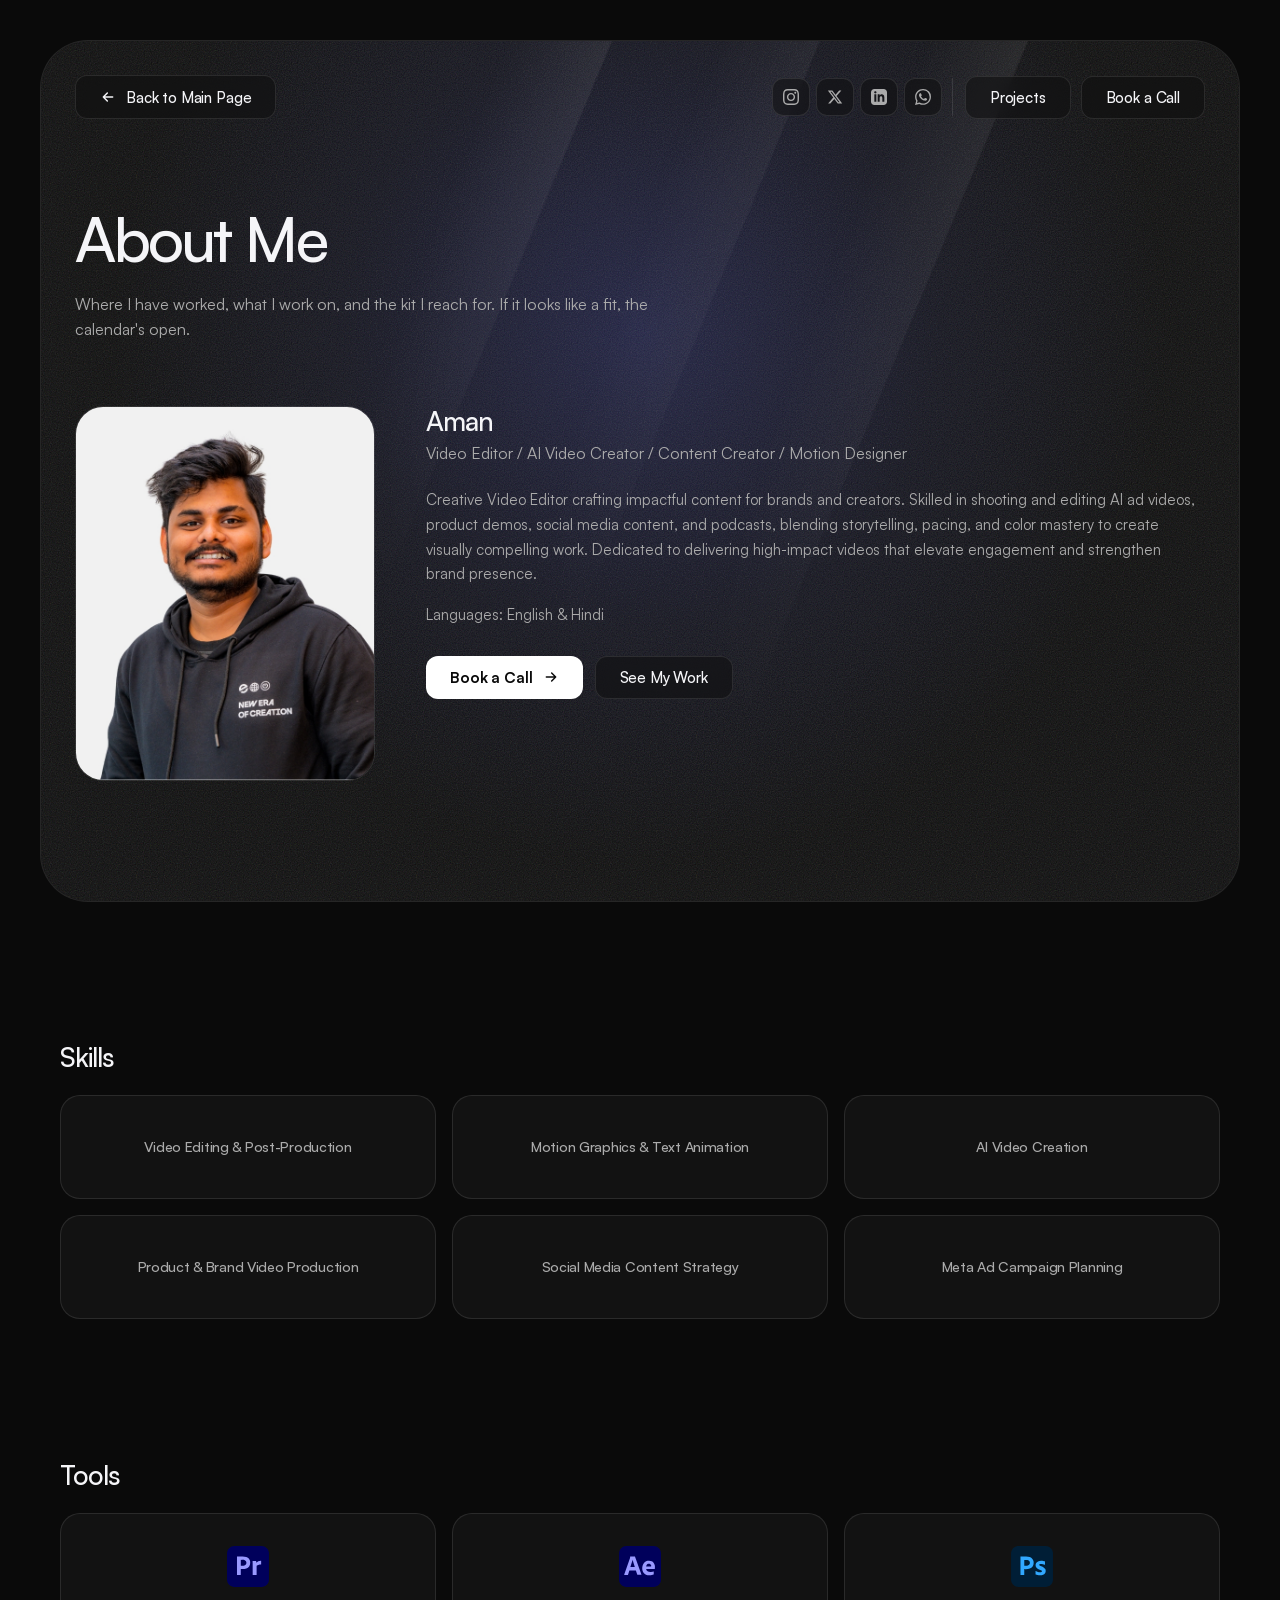
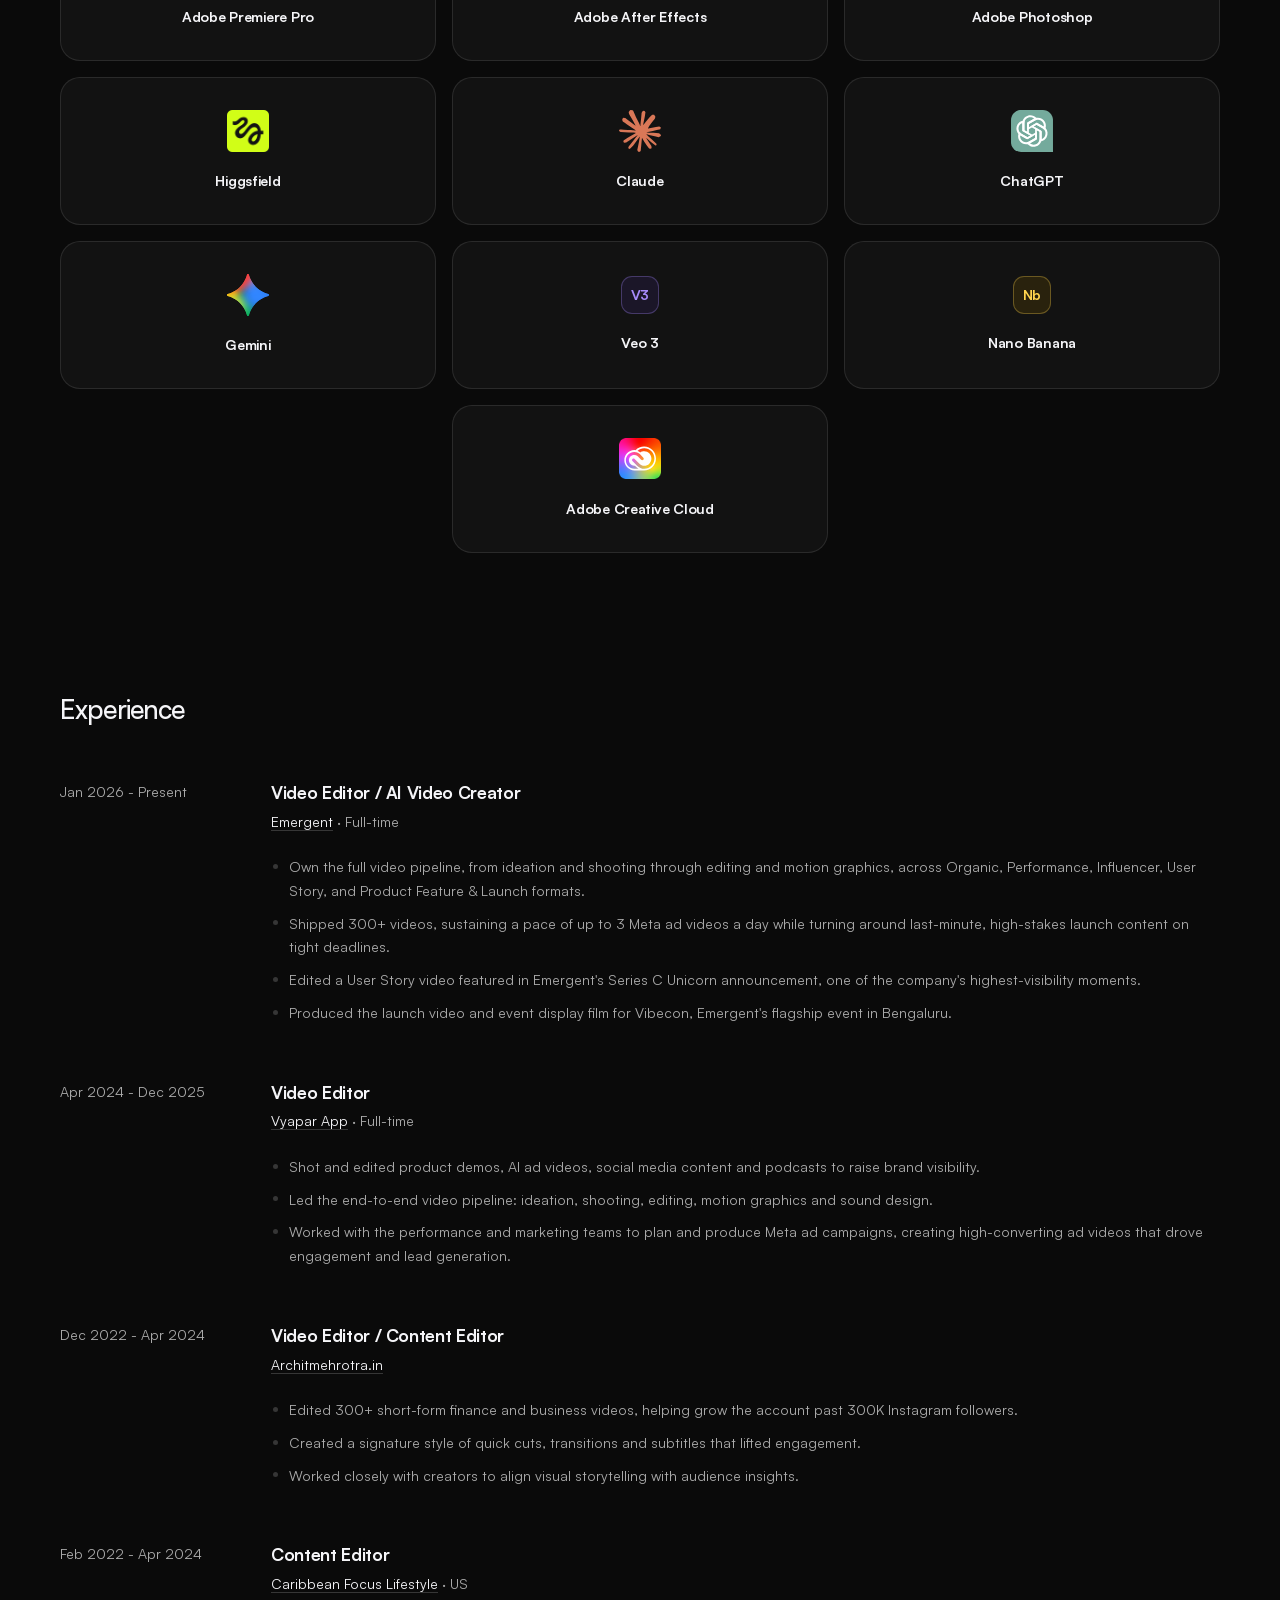
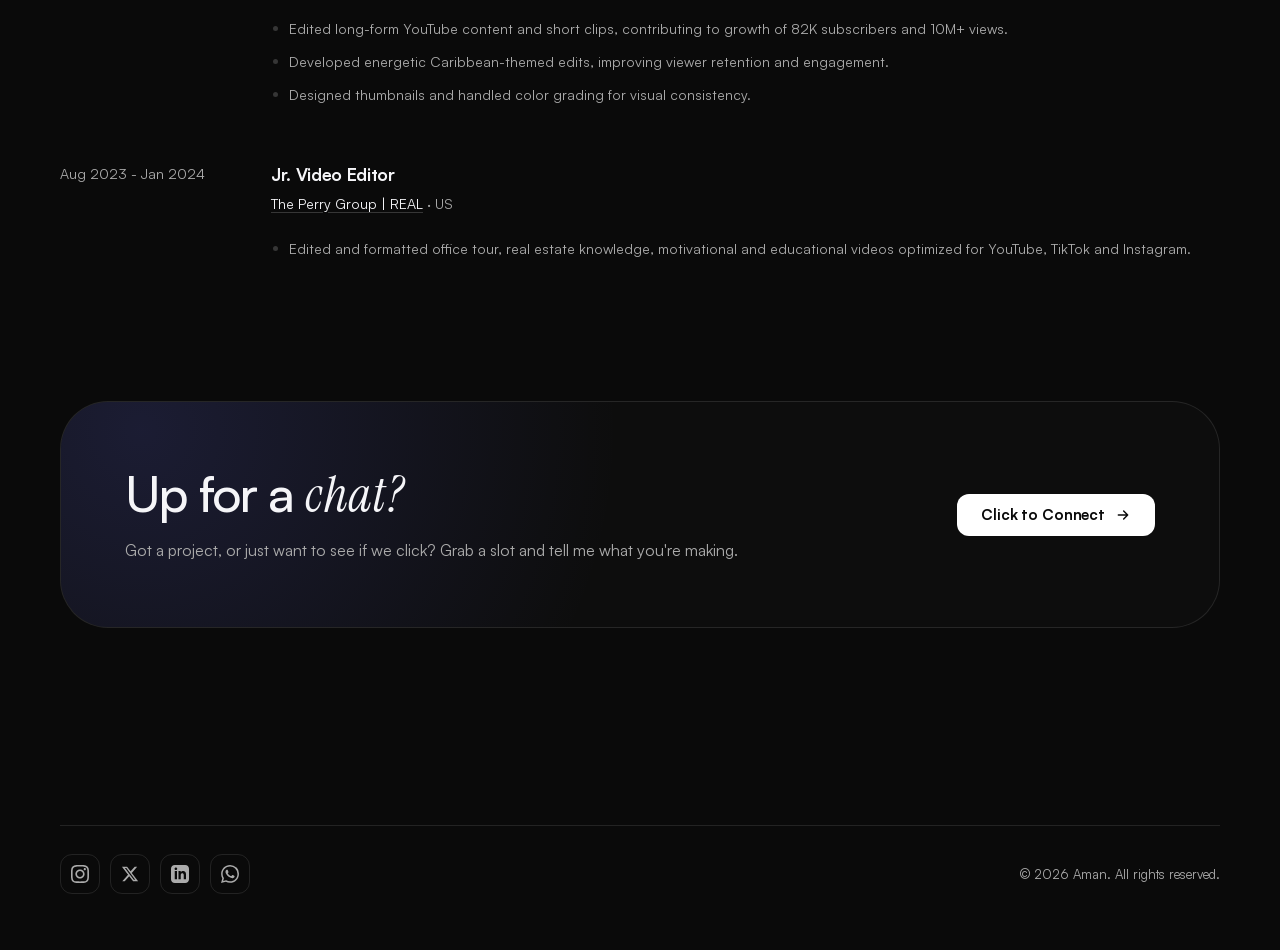
<file: about-me.html>
<!DOCTYPE html>
<html lang="en">

<head>
  <meta charset="utf-8">
  <meta name="viewport" content="width=device-width, initial-scale=1">
  <title>About - Cuts by Aman</title>
  <meta name="description"
    content="Where I come from, what I work on, and the kit I reach for. Video editor and motion designer, certified by AEVY TV.">

  <link rel="icon" href="assets/media/aman-portrait.jpg">
  <link rel="preload" href="assets/fonts/satoshi-500.woff2" as="font" type="font/woff2" crossorigin>
  <link rel="preload" href="assets/fonts/instrumentserif-italic.woff2" as="font" type="font/woff2" crossorigin>
  <link rel="stylesheet" href="assets/css/site.css">
</head>

<body>

  <!-- ===================== Page head ===================== -->
  <header class="page-head">
    <div class="page-head__card">

      <div class="hero__fx" aria-hidden="true">
        <div class="hero__glow"></div>
        <div class="hero__beams">
          <div class="hero__beam"></div>
          <div class="hero__beam"></div>
          <div class="hero__beam"></div>
        </div>
        <div class="hero__grain"></div>
      </div>

      <div class="hero__top">
        <a class="btn btn--ghost" href="index.html">
          <svg width="16" height="16" viewBox="0 0 24 24" fill="none" stroke="currentColor" stroke-width="2.2"
            stroke-linecap="round" stroke-linejoin="round" aria-hidden="true">
            <path d="M19 12H5M11 18l-6-6 6-6" />
          </svg>
          Back to Main Page
        </a>
        <nav class="hero__nav" aria-label="Primary">
          <div id="hero-socials"></div>
          <a class="btn btn--ghost" href="index.html#projects">Projects</a>
          <a class="btn btn--ghost" data-href="brand.calendly" href="#" target="_blank" rel="noopener">Book a Call</a>
        </nav>
      </div>

      <div class="page-head__body">
        <h1 class="h-display" data-text="about.heading">About Me</h1>
        <p class="lede" data-text="about.intro"></p>

        <div class="profile">
          <img class="profile__portrait" data-src="hero.portrait" src="" alt="Portrait of Aman">
          <div>
            <h2 class="h-group" data-text="brand.name">Cuts by Aman</h2>
            <p class="profile__role" data-text="brand.role"></p>

            <div class="profile__bio" id="about-bio"></div>

            <div class="profile__actions">
              <a class="btn btn--primary" data-href="brand.calendly" href="#" target="_blank" rel="noopener">
                Book a Call
                <svg class="btn__arrow" width="16" height="16" viewBox="0 0 24 24" fill="none" stroke="currentColor"
                  stroke-width="2.2" stroke-linecap="round" stroke-linejoin="round" aria-hidden="true">
                  <path d="M5 12h14M13 6l6 6-6 6" />
                </svg>
              </a>
              <a class="btn btn--ghost" href="index.html#projects">See My Work</a>
            </div>
          </div>
        </div>

      </div>

    </div>
  </header>

  <!-- ===================== Skills ===================== -->
  <section class="section">
    <div class="wrap">
      <div class="reveal" style="margin-bottom: 24px;">
        <h2 class="h-group">Skills</h2>
      </div>
      <div class="reveal" id="about-skills"></div>
    </div>
  </section>

  <!-- ===================== Tools ===================== -->
  <section class="section" style="padding-top: 0;">
    <div class="wrap">
      <div class="reveal" style="margin-bottom: 24px;">
        <h2 class="h-group">Tools</h2>
      </div>
      <div class="reveal" id="about-tools"></div>
    </div>
  </section>

  <!-- ===================== Experience (hidden until config has entries) ==== -->
  <section class="section" style="padding-top: 0;" id="experience-section">
    <div class="wrap">
      <div class="reveal" style="margin-bottom: 56px;">
        <h2 class="h-group">Experience</h2>
      </div>
      <div id="about-experience"></div>
    </div>
  </section>

  <!-- ===================== Education (hidden until config has entries) ===== -->
  <section class="section" style="padding-top: 0;" id="education-section">
    <div class="wrap">
      <div class="reveal" style="margin-bottom: 56px;">
        <h2 class="h-group">Education</h2>
      </div>
      <div id="about-education"></div>
    </div>
  </section>

  <!-- ===================== Contact ===================== -->
  <section class="section" style="padding-top: 0;">
    <div class="wrap">
      <div class="cta__card reveal">
        <div class="cta__text">
          <h2 class="h-section">Up for a <span class="serif">chat?</span></h2>
          <p class="lede" style="margin-top: 16px;">
            Got a project, or just want to see if we click? Grab a slot and tell me what you're making.
          </p>
        </div>
        <div class="cta__actions">
          <a class="btn btn--primary" data-href="brand.calendly" href="#" target="_blank" rel="noopener">
            Click to Connect
            <svg class="btn__arrow" width="16" height="16" viewBox="0 0 24 24" fill="none" stroke="currentColor"
              stroke-width="2.2" stroke-linecap="round" stroke-linejoin="round" aria-hidden="true">
              <path d="M5 12h14M13 6l6 6-6 6" />
            </svg>
          </a>
        </div>
      </div>
    </div>
  </section>

  <!-- ===================== Footer ===================== -->
  <footer class="footer">
    <div class="wrap">
      <div class="footer__inner">
        <div id="footer-socials"></div>
        <p class="footer__copy" id="footer-copy"></p>
      </div>
    </div>
  </footer>

  <script src="config.js"></script>
  <script src="assets/js/site.js"></script>
</body>

</html>
</file>
<file: assets/css/site.css>
/* ==========================================================================
   Cuts by Aman
   ========================================================================== */

/* --- Fonts --------------------------------------------------------------- */
@font-face {
  font-family: "Satoshi";
  src: url("../fonts/satoshi-400.woff2") format("woff2");
  font-weight: 400; font-style: normal; font-display: swap;
}
@font-face {
  font-family: "Satoshi";
  src: url("../fonts/satoshi-500.woff2") format("woff2");
  font-weight: 500; font-style: normal; font-display: swap;
}
@font-face {
  font-family: "Satoshi";
  src: url("../fonts/satoshi-700.woff2") format("woff2");
  font-weight: 700; font-style: normal; font-display: swap;
}
@font-face {
  font-family: "Instrument Serif";
  src: url("../fonts/instrumentserif-regular.woff2") format("woff2");
  font-weight: 400; font-style: normal; font-display: swap;
}
@font-face {
  font-family: "Instrument Serif";
  src: url("../fonts/instrumentserif-italic.woff2") format("woff2");
  font-weight: 400; font-style: italic; font-display: swap;
}

/* --- Tokens -------------------------------------------------------------- */
:root {
  --bg: #0a0a0a;
  --panel: #0d0d0d;
  --panel-2: #121212;
  --text: #f5f5f8;
  --muted: #ababab;
  --hairline: rgba(255, 255, 255, 0.1);
  --hairline-strong: rgba(255, 255, 255, 0.18);
  --accent: #666dfa;

  --sans: "Satoshi", "Inter", -apple-system, BlinkMacSystemFont, "Segoe UI", sans-serif;
  --serif: "Instrument Serif", Georgia, serif;

  --r-card: 48px;
  --r-media: 20px;
  --r-pill: 12px;

  --gutter: clamp(16px, 4vw, 40px);
  --maxw: 1240px;
  --section-gap: clamp(72px, 11vw, 150px);
}

/* --- Reset --------------------------------------------------------------- */
*, *::before, *::after { box-sizing: border-box; }
* { margin: 0; }

html { -webkit-text-size-adjust: 100%; }

html:focus-within { scroll-behavior: smooth; }

body {
  background: var(--bg);
  color: var(--text);
  font-family: var(--sans);
  font-weight: 400;
  font-size: clamp(16px, 1.05vw, 18px);
  line-height: 1.6;
  -webkit-font-smoothing: antialiased;
  overflow-x: hidden;
}

img, video, svg, iframe { display: block; max-width: 100%; }
img, video { height: auto; }
button { font: inherit; color: inherit; background: none; border: 0; cursor: pointer; }
a { color: inherit; text-decoration: none; }

:focus-visible { outline: 2px solid var(--text); outline-offset: 3px; border-radius: 4px; }

.visually-hidden {
  position: absolute; width: 1px; height: 1px; padding: 0;
  overflow: hidden; clip: rect(0 0 0 0); white-space: nowrap; border: 0;
}

/* --- Typography ---------------------------------------------------------- */
h1, h2, h3, h4 {
  font-weight: 500;
  letter-spacing: -0.04em;
  line-height: 1.08;
  text-wrap: balance;
}

.serif {
  font-family: var(--serif);
  font-weight: 400;
  font-style: italic;
  letter-spacing: 0.01em;
}

.h-display { font-size: clamp(34px, 5.4vw, 62px); }
.h-section { font-size: clamp(30px, 4.2vw, 50px); }
.h-group   { font-size: clamp(21px, 2.1vw, 28px); }

.lede {
  color: var(--muted);
  font-size: clamp(16px, 1.25vw, 20px);
  line-height: 1.55;
  max-width: 58ch;
  text-wrap: pretty;
}

/* --- Layout -------------------------------------------------------------- */
.wrap {
  width: 100%;
  max-width: var(--maxw);
  margin-inline: auto;
  padding-inline: var(--gutter);
}

.section { padding-block: var(--section-gap); }
.section__head { margin-bottom: clamp(32px, 5vw, 60px); }
.section__head .lede { margin-top: 18px; }

/* --- Buttons ------------------------------------------------------------- */
.btn {
  display: inline-flex;
  align-items: center;
  justify-content: center;
  gap: 10px;
  padding: 13px 24px;
  border-radius: var(--r-pill);
  font-size: 15px;
  font-weight: 700;
  letter-spacing: -0.01em;
  line-height: 1;
  white-space: nowrap;
  backdrop-filter: blur(10px);
  -webkit-backdrop-filter: blur(10px);
  transition: transform 0.25s ease, background-color 0.25s ease,
              border-color 0.25s ease, opacity 0.25s ease;
}
.btn:hover { transform: translateY(-2px); }
.btn:active { transform: translateY(0); }

.btn--primary { background: #fff; color: #0a0a0a; }
.btn--primary:hover { background: #e6e6ec; }

.btn--ghost {
  background: rgba(13, 13, 13, 0.5);
  border: 1px solid var(--hairline);
  color: var(--text);
  font-weight: 500;
}
.btn--ghost:hover { background: rgba(30, 30, 30, 0.7); border-color: var(--hairline-strong); }

.btn__arrow { transition: transform 0.25s ease; }
.btn:hover .btn__arrow { transform: translateX(3px); }

/* --- Reveal on scroll ---------------------------------------------------- */
.reveal {
  opacity: 0.001;
  transform: translateY(40px);
  transition: opacity 0.7s cubic-bezier(0.44, 0, 0.22, 1),
              transform 0.7s cubic-bezier(0.44, 0, 0.22, 1);
}
.reveal.is-in { opacity: 1; transform: none; }

/* ==========================================================================
   Opening animation
   The whole sequence is CSS keyframes with forwards fill, so the card always
   clears itself even if the JavaScript never runs.
   ========================================================================== */
.intro {
  position: fixed;
  inset: 0;
  z-index: 200;
  display: grid;
  place-items: center;
  padding: 24px;
  background: var(--bg);
  animation: intro-lift 0.8s cubic-bezier(0.76, 0, 0.24, 1) 3.15s forwards;
}
.no-intro .intro { display: none; }

.intro__row {
  display: flex;
  align-items: center;
  gap: clamp(6px, 1.1vw, 16px);
}

.intro__text {
  display: flex;
  gap: 0.32em;
  font-size: clamp(19px, 2.4vw, 31px);
  font-weight: 500;
  letter-spacing: -0.03em;
  white-space: nowrap;
}
/* Words land one after another, so the line writes itself in too. */
.intro__word {
  opacity: 0;
  animation: intro-word 0.45s cubic-bezier(0.33, 0, 0.2, 1) forwards;
  animation-delay: calc(0.18s + var(--i) * 0.14s);
}

.intro__sig {
  width: clamp(180px, 27vw, 340px);
  height: auto;
  overflow: visible;
  margin-top: -0.35em; /* the capital rides above the line of text */
}
.intro__stroke {
  stroke: #efece6;
  /* Sized in viewBox units against the traced artwork, which fills the box
     edge to edge, so this is heavier than a hand-drawn path would need. */
  stroke-width: 5.6;
  stroke-dasharray: 1;
  stroke-dashoffset: 1;
  /* --delay and --dur are set per stroke in the markup. */
  animation: intro-draw var(--dur, 0.3s) cubic-bezier(0.4, 0, 0.5, 1) var(--delay, 0s) forwards;
}
@keyframes intro-word {
  from { opacity: 0; transform: translateY(9px); }
  to   { opacity: 1; transform: none; }
}
@keyframes intro-draw { to { stroke-dashoffset: 0; } }
@keyframes intro-lift {
  to { transform: translateY(-101%); visibility: hidden; }
}

/* ==========================================================================
   Hero
   ========================================================================== */
.hero { padding: var(--gutter) var(--gutter) 0; }

/* The bio is bound with textContent, so its line breaks only survive if the
   paragraph keeps them. */
.hero__bio { white-space: pre-line; }

/* Phrases from config.links. Brighter than the muted copy they sit in, which
   is the point: the credential should be findable. */
.copy-link {
  color: var(--text);
  text-decoration: underline;
  text-decoration-color: var(--hairline-strong);
  text-underline-offset: 3px;
  transition: text-decoration-color 0.2s ease;
}
.copy-link:hover { text-decoration-color: currentColor; }


.hero__card {
  position: relative;
  isolation: isolate;
  overflow: hidden;
  min-height: min(880px, calc(100svh - var(--gutter) * 2));
  padding: clamp(20px, 2.6vw, 32px);
  display: flex;
  flex-direction: column;
  border: 1px solid var(--hairline);
  border-radius: var(--r-card);
  background: var(--panel);
  max-width: var(--maxw);
  margin-inline: auto;
}

/* Background effects */
.hero__fx { position: absolute; inset: 0; z-index: 0; pointer-events: none; overflow: hidden; }

.hero__glow {
  position: absolute;
  top: -30%; left: 50%;
  width: min(1100px, 130%);
  aspect-ratio: 1;
  transform: translateX(-50%);
  background: radial-gradient(circle at 50% 50%,
              rgba(102, 109, 250, 0.22) 0%,
              rgba(102, 109, 250, 0.07) 38%,
              transparent 68%);
}

.hero__beams {
  position: absolute;
  inset: -40% -10% auto -10%;
  height: 150%;
  display: flex;
  justify-content: center;
  gap: clamp(40px, 7vw, 90px);
  transform: rotate(22.6deg);
  mask-image: linear-gradient(#000 0%, transparent 78%);
  -webkit-mask-image: linear-gradient(#000 0%, transparent 78%);
}
.hero__beam {
  width: clamp(60px, 8vw, 130px);
  height: 100%;
  background: linear-gradient(270deg, rgba(255, 255, 255, 0.11) 0%, rgba(255, 255, 255, 0) 100%);
  border-right: 1px solid rgba(255, 255, 255, 0.06);
  animation: beam-drift 14s ease-in-out infinite;
}
.hero__beam:nth-child(2) { animation-delay: -3s; opacity: 0.7; }
.hero__beam:nth-child(3) { animation-delay: -6s; opacity: 0.85; }
.hero__beam:nth-child(4) { animation-delay: -9s; opacity: 0.6; }

@keyframes beam-drift {
  0%, 100% { opacity: 0.35; transform: translateY(0); }
  50%      { opacity: 0.9;  transform: translateY(-4%); }
}

.hero__grain {
  position: absolute; inset: 0;
  opacity: 0.16;
  mix-blend-mode: overlay;
  background-image: url("data:image/svg+xml,%3Csvg xmlns='http://www.w3.org/2000/svg' width='140' height='140'%3E%3Cfilter id='n'%3E%3CfeTurbulence type='fractalNoise' baseFrequency='0.85' numOctaves='3'/%3E%3C/filter%3E%3Crect width='100%25' height='100%25' filter='url(%23n)'/%3E%3C/svg%3E");
}

/* Top bar */
.hero__top {
  position: relative;
  z-index: 2;
  display: flex;
  align-items: center;
  justify-content: space-between;
  gap: 16px;
  flex-wrap: wrap;
}

.idcard { display: flex; align-items: center; gap: 12px; }
.idcard__img {
  width: 46px; height: 46px;
  border-radius: 50px;
  object-fit: cover;
  border: 1px solid var(--hairline);
}
.idcard__name { font-size: 15px; font-weight: 500; line-height: 1.25; }
.idcard__role { font-size: 13px; color: var(--muted); line-height: 1.25; }

.hero__nav { display: flex; align-items: center; gap: 10px; flex-wrap: wrap; }

.hero__socials {
  display: flex;
  gap: 6px;
  padding-right: 10px;
  margin-right: 2px;
  border-right: 1px solid var(--hairline);
}
.hero__socials .social {
  width: 38px; height: 38px;
  border-radius: 11px;
  background: rgba(13, 13, 13, 0.5);
  backdrop-filter: blur(10px);
  -webkit-backdrop-filter: blur(10px);
}
.hero__socials .social svg { width: 16px; height: 16px; }

/* Body */
.hero__body {
  position: relative;
  z-index: 2;
  flex: 1;
  display: grid;
  grid-template-columns: minmax(0, 1.15fr) minmax(0, 0.85fr);
  align-items: center;
  gap: clamp(28px, 5vw, 64px);
  padding-block: clamp(32px, 4.5vw, 56px);
}

.hero__copy { display: flex; flex-direction: column; align-items: flex-start; gap: clamp(16px, 2.1vw, 24px); }

/* Availability pill */
.hero__status {
  display: inline-flex; align-items: center; gap: 9px;
  padding: 7px 15px 7px 12px;
  border: 1px solid var(--hairline);
  border-radius: 999px;
  background: rgba(255, 255, 255, 0.04);
  font-size: 13px; color: var(--muted);
}
.hero__dot {
  position: relative;
  width: 7px; height: 7px; border-radius: 50%;
  background: #46d17f;
  flex: none;
}
.hero__dot::after {
  content: "";
  position: absolute; inset: 0;
  border-radius: 50%;
  background: #46d17f;
  animation: dot-pulse 2.4s ease-out infinite;
}
@keyframes dot-pulse {
  0%        { transform: scale(1); opacity: 0.7; }
  70%, 100% { transform: scale(3.2); opacity: 0; }
}

/* Proof row: the same numbers as the stats section, kept above the fold */
.hero__proof {
  display: flex; align-items: center; flex-wrap: wrap;
  gap: 10px clamp(14px, 1.6vw, 22px);
  margin-top: 4px;
  padding-top: clamp(14px, 1.8vw, 20px);
  border-top: 1px solid var(--hairline);
  width: 100%;
  max-width: 30rem;
}
.hero__proof-item {
  display: inline-flex; align-items: baseline; gap: 6px;
  font-size: 13px; color: var(--muted); line-height: 1.3;
}
.hero__proof-value {
  font-size: clamp(17px, 1.5vw, 20px);
  font-weight: 700;
  letter-spacing: -0.03em;
  color: var(--text);
}
.hero__actions { display: flex; gap: 12px; flex-wrap: wrap; }

.hero__portrait-wrap {
  position: relative;
  justify-self: center;
  width: min(100%, 400px);
}
.hero__portrait {
  width: 100%;
  aspect-ratio: 1;
  object-fit: cover;
  border-radius: 32px;
  filter: saturate(1.02) contrast(1.02);
  box-shadow: 0 30px 70px -25px rgba(0, 0, 0, 0.85);
}
/* A lit edge on the top-left, as if the glow behind it were the light source. */
.hero__portrait-wrap::after {
  content: "";
  position: absolute; inset: 0;
  border-radius: 32px;
  padding: 1px;
  background: linear-gradient(145deg, rgba(255, 255, 255, 0.34), rgba(255, 255, 255, 0.05) 42%, transparent 70%);
  -webkit-mask: linear-gradient(#000 0 0) content-box, linear-gradient(#000 0 0);
  -webkit-mask-composite: xor;
  mask: linear-gradient(#000 0 0) content-box, linear-gradient(#000 0 0);
  mask-composite: exclude;
  pointer-events: none;
}
.hero__portrait-wrap::before {
  content: "";
  position: absolute; inset: -14%;
  border-radius: 50%;
  background: radial-gradient(circle, rgba(102, 109, 250, 0.18), transparent 62%);
  pointer-events: none;
}

.hero__badge {
  position: absolute;
  z-index: 2;
  left: 50%; bottom: -14px;
  transform: translateX(-50%);
  display: inline-flex; align-items: center;
  padding: 9px 16px;
  border-radius: 999px;
  border: 1px solid var(--hairline-strong);
  background: rgba(13, 13, 13, 0.82);
  backdrop-filter: blur(10px);
  -webkit-backdrop-filter: blur(10px);
  font-size: 12.5px; font-weight: 500; white-space: nowrap;
  box-shadow: 0 12px 30px -12px rgba(0, 0, 0, 0.9);
}
.hero__badge:empty { display: none; }

/* Scroll cue */
.hero__scroll {
  position: relative;
  z-index: 2;
  align-self: center;
  display: inline-flex; align-items: center; gap: 9px;
  padding: 9px 8px;
  font-size: 13px;
  color: var(--muted);
  transition: color 0.25s ease;
}
.hero__scroll:hover { color: var(--text); }
.hero__scroll-icon {
  display: grid; place-items: center;
  width: 26px; height: 26px;
  border: 1px solid var(--hairline);
  border-radius: 50%;
  animation: scroll-nudge 2.2s ease-in-out infinite;
}
@keyframes scroll-nudge {
  0%, 100% { transform: translateY(0); opacity: 0.65; }
  50%      { transform: translateY(4px); opacity: 1; }
}

/* Hero entrance. Held back while the title card is still up. */
:root { --hero-delay: 0.1s; }
.has-intro { --hero-delay: 3.45s; }

.hero-in {
  animation: hero-in 0.75s cubic-bezier(0.22, 0.61, 0.36, 1) both;
  animation-delay: calc(var(--hero-delay) + var(--i, 0) * 0.085s);
}
.hero-in-portrait {
  animation: hero-portrait-in 0.95s cubic-bezier(0.22, 0.61, 0.36, 1) both;
  animation-delay: calc(var(--hero-delay) + 0.1s);
}
@keyframes hero-in {
  from { opacity: 0; transform: translateY(18px); }
  to   { opacity: 1; transform: none; }
}
@keyframes hero-portrait-in {
  from { opacity: 0; transform: translateY(24px) scale(0.96); }
  to   { opacity: 1; transform: none; }
}

@media (max-width: 700px) {
  /* Sized so the socials and both buttons still share one row. */
  .hero__nav .btn, .hero__top .btn { padding: 10px 13px; font-size: 13px; }
  .hero__top { gap: 12px; }
  .hero__nav { gap: 8px; }
  .hero__socials { gap: 5px; padding-right: 8px; }
  .hero__socials .social { width: 30px; height: 30px; border-radius: 9px; }
  .hero__socials .social svg { width: 14px; height: 14px; }
  /* Room is tight next to the socials, and this link repeats further down. */
  .hero__nav-extra { display: none; }
}

@media (max-width: 900px) {
  .hero__card { min-height: 0; border-radius: 32px; }
  .hero__body { grid-template-columns: 1fr; text-align: center; }
  .hero__copy { align-items: center; order: 2; }
  .hero__copy .lede { text-align: center; }
  .hero__portrait-wrap { order: 1; width: min(100%, 290px); margin-bottom: 26px; }
  .hero__actions, .hero__nav, .hero__proof { justify-content: center; }
  .hero__proof { margin-inline: auto; }
}

@media (max-width: 480px) {
  .hero__proof { gap: 8px 16px; }
  .hero__scroll { display: none; } /* the fold is already obvious on a phone */
}

@media (max-width: 420px) {
  /* Too narrow for one row, so the socials take their own centred line
     rather than leaving a single button stranded below. */
  .hero__socials {
    flex: 1 0 100%;
    justify-content: center;
    padding-right: 0;
    margin-right: 0;
    border-right: 0;
  }
  .hero__nav { justify-content: center; }
}

/* ==========================================================================
   Tools marquee
   ========================================================================== */
.tools { padding-block: clamp(48px, 7vw, 90px); }
.tools__label {
  text-align: center;
  color: var(--muted);
  font-size: 15px;
  margin-bottom: 26px;
}

.marquee {
  position: relative;
  overflow: hidden;
  /* Chips dissolve into the page background at both ends rather than being
     cut off, so the strip reads as continuous. */
  --edge: clamp(60px, 12%, 220px);
  mask-image: linear-gradient(90deg,
              transparent 0, #000 var(--edge),
              #000 calc(100% - var(--edge)), transparent 100%);
  -webkit-mask-image: linear-gradient(90deg,
              transparent 0, #000 var(--edge),
              #000 calc(100% - var(--edge)), transparent 100%);
}
.marquee__track {
  display: flex;
  width: max-content;
  padding-block: 4px;
  /* The list is rendered twice and shifted by exactly half, so the loop has no
     seam. Duration is paced to the number of chips, not the screen. */
  animation: marquee 64s linear infinite;
}
@keyframes marquee { to { transform: translateX(-50%); } }

.tool {
  /* Spacing lives on the chip, not as a flex gap on the track. A gap adds one
     extra space between the two copies of the list, so the -50% shift would
     land half a gap short and the loop would visibly jump every cycle. */
  margin-right: 14px;
  display: flex; align-items: center; gap: 11px;
  padding: 11px 20px 11px 12px;
  border: 1px solid var(--hairline);
  border-radius: 14px;
  background: var(--panel-2);
  white-space: nowrap;
  font-size: 15px;
}
.tool__badge {
  display: grid; place-items: center;
  width: 32px; height: 32px;
  border-radius: 9px;
  font-size: 13px; font-weight: 700; letter-spacing: -0.02em;
  background: color-mix(in srgb, var(--tool-color) 16%, #000);
  color: var(--tool-color);
  border: 1px solid color-mix(in srgb, var(--tool-color) 30%, transparent);
}

/* A real logo brings its own colours and its own shape, so the tinted plate is
   dropped and the artwork sits in the chip as itself. Declared after the base
   rule so it wins on source order. */
.tool__badge--logo {
  background: none;
  border: 0;
  border-radius: 7px;
  overflow: hidden;
}
.tool__badge--logo img { width: 100%; height: 100%; object-fit: contain; }

/* ==========================================================================
   Projects
   ========================================================================== */
.projects__section + .projects__section { margin-top: clamp(60px, 8vw, 110px); }

.projects__section-head {
  display: flex; align-items: baseline; gap: 14px;
  padding-bottom: 18px;
  border-bottom: 1px solid var(--hairline);
  margin-bottom: clamp(28px, 4vw, 44px);
}
.projects__ratio {
  font-size: 13px; color: var(--muted);
  padding: 5px 11px;
  border: 1px solid var(--hairline);
  border-radius: 999px;
  align-self: center;
}

.group + .group { margin-top: clamp(40px, 5vw, 64px); }
.group__head {
  display: flex; align-items: center; justify-content: space-between;
  gap: 16px; margin-bottom: 20px;
}
.group__count { font-size: 13px; color: var(--muted); }

/* --- Carousel ------------------------------------------------------------ */
.carousel { position: relative; }

.carousel__track {
  display: flex;
  gap: 20px;
  overflow-x: auto;
  overscroll-behavior-x: contain;
  scroll-snap-type: x mandatory;
  scroll-padding-inline: 2px;
  -webkit-overflow-scrolling: touch;
  padding-block: 4px;
  scrollbar-width: none;
}
.carousel__track::-webkit-scrollbar { display: none; }

.carousel[data-fade="both"] .carousel__track,
.carousel[data-fade="end"] .carousel__track,
.carousel[data-fade="start"] .carousel__track {
  mask-image: var(--fade);
  -webkit-mask-image: var(--fade);
}
.carousel[data-fade="end"]   { --fade: linear-gradient(90deg, #000 94%, transparent 100%); }
.carousel[data-fade="start"] { --fade: linear-gradient(90deg, transparent 0%, #000 6%); }
.carousel[data-fade="both"]  { --fade: linear-gradient(90deg, transparent 0%, #000 6%, #000 94%, transparent 100%); }

.carousel__btn {
  position: absolute;
  top: 50%;
  z-index: 3;
  display: grid; place-items: center;
  width: 44px; height: 44px;
  transform: translateY(-50%);
  border-radius: 14px;
  background: rgba(10, 10, 10, 0.72);
  border: 1px solid var(--hairline-strong);
  backdrop-filter: blur(10px);
  -webkit-backdrop-filter: blur(10px);
  transition: opacity 0.25s ease, background-color 0.25s ease;
}
.carousel__btn:hover { background: rgba(30, 30, 30, 0.9); }
.carousel__btn--prev { left: 10px; }
.carousel__btn--next { right: 10px; }
.carousel__btn[disabled] { opacity: 0; pointer-events: none; }

@media (hover: none) { .carousel__btn { display: none; } }

/* --- Video card ---------------------------------------------------------- */
.vcard {
  flex: 0 0 auto;
  scroll-snap-align: start;
  scroll-snap-stop: always;
  width: var(--card-w);
}
/* Keyed on orientation, so the ratio can be written any way in config. */
.carousel { --card-w: clamp(280px, 42vw, 540px); }
.carousel[data-orient="portrait"]  { --card-w: clamp(210px, 22vw, 280px); }
.carousel[data-orient="landscape"] { --card-w: clamp(280px, 42vw, 540px); }

.vcard__media {
  position: relative;
  overflow: hidden;
  aspect-ratio: var(--ratio);
  border-radius: var(--r-media);
  border: 1px solid var(--hairline);
  background: #000;
  transition: border-color 0.3s ease, transform 0.4s cubic-bezier(0.44, 0, 0.22, 1);
}
.vcard:hover .vcard__media { border-color: var(--hairline-strong); transform: translateY(-4px); }

.vcard__media > iframe,
.vcard__media > video,
.vcard__poster {
  position: absolute; inset: 0;
  width: 100%; height: 100%;
  border: 0;
  object-fit: cover;
}
.vcard__poster { background: #111; }

/* While a card is still muted the player ignores the pointer, so the click
   lands on our own handler and YouTube never shows its hover chrome. */
.vcard__media:not(.is-unmuted) > iframe,
.vcard__media:not(.is-unmuted) > video { pointer-events: none; }
.vcard__media:not(.is-unmuted) { cursor: pointer; }

.vcard__badge {
  position: absolute;
  z-index: 2;
  right: 10px; bottom: 10px;
  display: inline-flex; align-items: center; gap: 6px;
  padding: 6px 10px;
  border-radius: 9px;
  background: rgba(10, 10, 10, 0.68);
  border: 1px solid var(--hairline);
  backdrop-filter: blur(8px);
  -webkit-backdrop-filter: blur(8px);
  font-size: 11px; font-weight: 500; letter-spacing: 0.01em;
  color: var(--text);
  opacity: 0;
  transition: opacity 0.3s ease;
}
.vcard:hover .vcard__badge,
.vcard__badge:focus-visible { opacity: 1; }
.vcard__badge:hover { background: rgba(30, 30, 30, 0.9); }
/* Hidden while this card owns the sound, back again once it is muted. */
.vcard__media.is-unmuted .vcard__badge { display: none; }

.vcard__play {
  position: absolute; z-index: 2;
  inset: 0;
  display: grid; place-items: center;
  background: radial-gradient(circle at 50% 50%, rgba(0,0,0,0.3), rgba(0,0,0,0.55));
}
.vcard__play span {
  display: grid; place-items: center;
  width: 54px; height: 54px;
  border-radius: 50%;
  background: rgba(255, 255, 255, 0.92);
  color: #0a0a0a;
  transition: transform 0.25s ease;
}
.vcard__play:hover span { transform: scale(1.08); }
.vcard__media.is-live .vcard__play { display: none; }
/* Once a frame is decoded the scrim lightens, so the play button reads as an
   invitation rather than a loading state. */
.vcard__media.has-frame:not(.is-live) .vcard__play {
  background: radial-gradient(circle at 50% 50%, rgba(0,0,0,0.15), rgba(0,0,0,0.4));
}

.vcard__title {
  margin-top: 12px;
  font-size: 14px;
  color: var(--muted);
  letter-spacing: -0.01em;
}

/* ==========================================================================
   Stats
   ========================================================================== */
.stats {
  display: grid;
  grid-template-columns: repeat(4, 1fr);
  gap: clamp(10px, 1.4vw, 18px);
}
.stat {
  display: flex; flex-direction: column; align-items: center; justify-content: center;
  gap: 6px;
  padding: clamp(20px, 3vw, 34px) 14px;
  text-align: center;
  border: 1px solid var(--hairline);
  border-radius: 22px;
  background: var(--panel-2);
}
.stat__value { font-size: clamp(24px, 3vw, 38px); font-weight: 700; letter-spacing: -0.04em; line-height: 1; }
.stat__label { font-size: 13px; color: var(--muted); line-height: 1.35; }

@media (max-width: 640px) { .stats { grid-template-columns: repeat(2, 1fr); } }

/* ==========================================================================
   Testimonials
   ========================================================================== */
.testimonials__grid {
  display: grid;
  grid-template-columns: repeat(3, 1fr);
  gap: clamp(18px, 2.4vw, 30px);
  margin-top: clamp(36px, 5vw, 60px);
}
.tcard {
  display: flex; flex-direction: column; gap: 18px;
  padding: clamp(16px, 1.8vw, 22px);
  border: 1px solid var(--hairline);
  border-radius: 28px;
  background: var(--panel-2);
}
.tcard__person { display: flex; align-items: center; gap: 12px; }
.tcard__avatar {
  width: 48px; height: 48px;
  border-radius: 50%;
  object-fit: cover;
  border: 1px solid var(--hairline);
}
.tcard__name { font-size: 15px; font-weight: 700; letter-spacing: -0.02em; }
.tcard__meta { font-size: 13px; color: var(--muted); }
/* Fixed ratio so three clips of slightly different sizes still line up. */
.tcard__video {
  width: 100%;
  aspect-ratio: 9 / 16;
  object-fit: cover;
  border-radius: var(--r-media);
  background: #000;
  border: 1px solid var(--hairline);
}

@media (max-width: 900px) { .testimonials__grid { grid-template-columns: 1fr; max-width: 460px; margin-inline: auto; } }

/* ==========================================================================
   Contact CTA
   ========================================================================== */
.cta__card {
  position: relative;
  overflow: hidden;
  display: flex; align-items: center; justify-content: space-between;
  flex-wrap: wrap;
  gap: clamp(24px, 4vw, 48px);
  padding: clamp(32px, 5vw, 68px);
  border: 1px solid var(--hairline);
  border-radius: var(--r-card);
  background: var(--panel);
}
.cta__card::before {
  content: "";
  position: absolute; inset: -60% 30% auto -20%;
  height: 180%;
  background: radial-gradient(circle at 30% 40%, rgba(102, 109, 250, 0.16), transparent 62%);
  pointer-events: none;
}
.cta__text { position: relative; }
.cta__actions { position: relative; display: flex; gap: 12px; flex-wrap: wrap; }

@media (max-width: 760px) {
  .cta__card { border-radius: 32px; flex-direction: column; align-items: flex-start; text-align: left; }
}

/* ==========================================================================
   Footer
   ========================================================================== */
.footer { padding-block: clamp(36px, 5vw, 56px); }
.footer__inner {
  display: flex; align-items: center; justify-content: space-between;
  flex-wrap: wrap; gap: 20px;
  padding-top: 28px;
  border-top: 1px solid var(--hairline);
}
.footer__socials { display: flex; gap: 10px; }
.social {
  display: grid; place-items: center;
  width: 40px; height: 40px;
  border-radius: 12px;
  border: 1px solid var(--hairline);
  color: var(--muted);
  transition: color 0.25s ease, border-color 0.25s ease, transform 0.25s ease;
}
.social:hover { color: var(--text); border-color: var(--hairline-strong); transform: translateY(-2px); }
.social svg, .social img { width: 18px; height: 18px; }
.footer__copy { font-size: 13px; color: var(--muted); }

/* ==========================================================================
   About page
   ========================================================================== */
.page-head { padding: var(--gutter) var(--gutter) 0; }
.page-head__card {
  position: relative;
  overflow: hidden;
  max-width: var(--maxw);
  margin-inline: auto;
  padding: clamp(24px, 3vw, 34px);
  border: 1px solid var(--hairline);
  border-radius: var(--r-card);
  background: var(--panel);
}
.page-head__body { position: relative; z-index: 2; padding-block: clamp(44px, 7vw, 86px); }
.page-head__body .lede { margin-top: 20px; }
/* The profile now sits inside the head card, under the heading. */
.page-head__body .profile { margin-top: clamp(38px, 5vw, 64px); }

.profile {
  display: grid;
  grid-template-columns: minmax(0, 300px) minmax(0, 1fr);
  gap: clamp(26px, 4vw, 52px);
  align-items: start;
}
.profile__portrait {
  width: 100%;
  aspect-ratio: 4 / 5;
  object-fit: cover;
  border-radius: 28px;
  border: 1px solid var(--hairline);
}
.profile__role { color: var(--muted); font-size: 16px; margin-top: 6px; }
.profile__bio { display: flex; flex-direction: column; gap: 16px; margin-top: 22px; }
.profile__bio p { color: var(--muted); font-size: clamp(15px, 1.15vw, 18px); line-height: 1.65; text-wrap: pretty; }
.profile__actions { display: flex; gap: 12px; flex-wrap: wrap; margin-top: 28px; }

@media (max-width: 760px) { .profile { grid-template-columns: 1fr; } .profile__portrait { max-width: 260px; } }

.chips { display: flex; flex-wrap: wrap; gap: 10px; }
.chip {
  padding: 10px 18px;
  border: 1px solid var(--hairline);
  border-radius: 999px;
  background: var(--panel-2);
  font-size: 14px;
}

/* Skill and tool cards -------------------------------------------------- */
.cards {
  --cards-gap: clamp(10px, 1.3vw, 16px);
  --cards-cols: 3;
  display: flex;
  flex-wrap: wrap;
  justify-content: center;
  gap: var(--cards-gap);
}
.cards > * {
  flex: 0 1 calc((100% - (var(--cards-cols) - 1) * var(--cards-gap)) / var(--cards-cols));
}
.card {
  display: flex;
  flex-direction: column;
  align-items: center;
  justify-content: center;
  gap: 12px;
  min-height: 104px;
  padding: 22px 18px;
  text-align: center;
  border: 1px solid var(--hairline);
  border-radius: 20px;
  background: var(--panel-2);
  font-size: clamp(14px, 1.1vw, 16px);
  font-weight: 500;
  letter-spacing: -0.02em;
  color: var(--muted);
  transition: border-color 0.25s ease, color 0.25s ease, transform 0.25s ease;
}
.card:hover { border-color: var(--hairline-strong); color: var(--text); transform: translateY(-2px); }
.card--tool { color: var(--text); font-weight: 700; }

.card__logo { display: grid; place-items: center; width: 42px; height: 42px; }
.card__logo img { width: 100%; height: 100%; object-fit: contain; }
.card__logo--text {
  width: 38px; height: 38px;
  border-radius: 11px;
  font-size: 14px; font-weight: 700; letter-spacing: -0.02em;
  background: color-mix(in srgb, var(--tool-color) 16%, #000);
  color: var(--tool-color);
  border: 1px solid color-mix(in srgb, var(--tool-color) 30%, transparent);
}

/* Both grids run three up. The row is flex rather than grid so a count that
   doesn't divide by three centres its last row instead of stranding cards
   against the left edge, which means the tool list in config can be any
   length. */
.cards--tools .card { min-height: 148px; padding: 26px 16px; gap: 18px; }

@media (max-width: 860px) {
  .cards { --cards-cols: 2; }
}
@media (max-width: 460px) {
  .cards { --cards-cols: 1; }
  /* Tools stay two-up on phones: one column of ten is a lot of scrolling. */
  .cards--tools { --cards-cols: 2; }
}

.profile__meta { color: var(--muted); font-size: 14px; }

/* Timeline -------------------------------------------------------------- */
.timeline { display: flex; flex-direction: column; }
.tl {
  display: grid;
  grid-template-columns: minmax(0, 175px) minmax(0, 1fr);
  gap: clamp(12px, 3vw, 36px);
}
.tl__date {
  color: var(--muted);
  font-size: 14px;
  padding-top: 2px;
}
/* No rail: the date column alone carries the chronology, so each role reads as
   its own block the way the reference does. */
.tl__body { padding: 0 0 clamp(34px, 4.5vw, 54px); }
.tl:last-child .tl__body { padding-bottom: 0; }
.tl__role { font-size: clamp(17px, 1.35vw, 19px); font-weight: 600; letter-spacing: -0.02em; }
.tl__org { color: var(--muted); font-size: 14px; margin-top: 4px; }
.tl__org a {
  color: var(--text);
  text-decoration: underline;
  text-decoration-color: var(--hairline-strong);
  text-underline-offset: 3px;
  transition: text-decoration-color 0.2s ease;
}
.tl__org a:hover { text-decoration-color: currentColor; }
.tl__desc { color: var(--muted); font-size: 14px; line-height: 1.7; margin-top: 22px; text-wrap: pretty; }

.tl__points { margin: 22px 0 0; padding: 0; list-style: none; display: grid; gap: 9px; }
.tl__points li {
  position: relative;
  padding-left: 18px;
  color: var(--muted);
  font-size: 14px;
  line-height: 1.7;
  text-wrap: pretty;
}
.tl__points li::before {
  content: "";
  position: absolute;
  left: 2px; top: 0.62em;
  width: 5px; height: 5px;
  border-radius: 50%;
  background: var(--hairline-strong);
}

@media (max-width: 700px) {
  .tl { grid-template-columns: 1fr; gap: 6px; }
}

/* --- Motion preferences -------------------------------------------------- */
@media (prefers-reduced-motion: reduce) {
  html:focus-within { scroll-behavior: auto; }
  *, *::before, *::after {
    animation-duration: 0.01ms !important;
    animation-iteration-count: 1 !important;
    animation-delay: -1ms !important; /* nothing waits to become visible */
    transition-duration: 0.01ms !important;
  }
  .reveal { opacity: 1; transform: none; }
}
</file>
